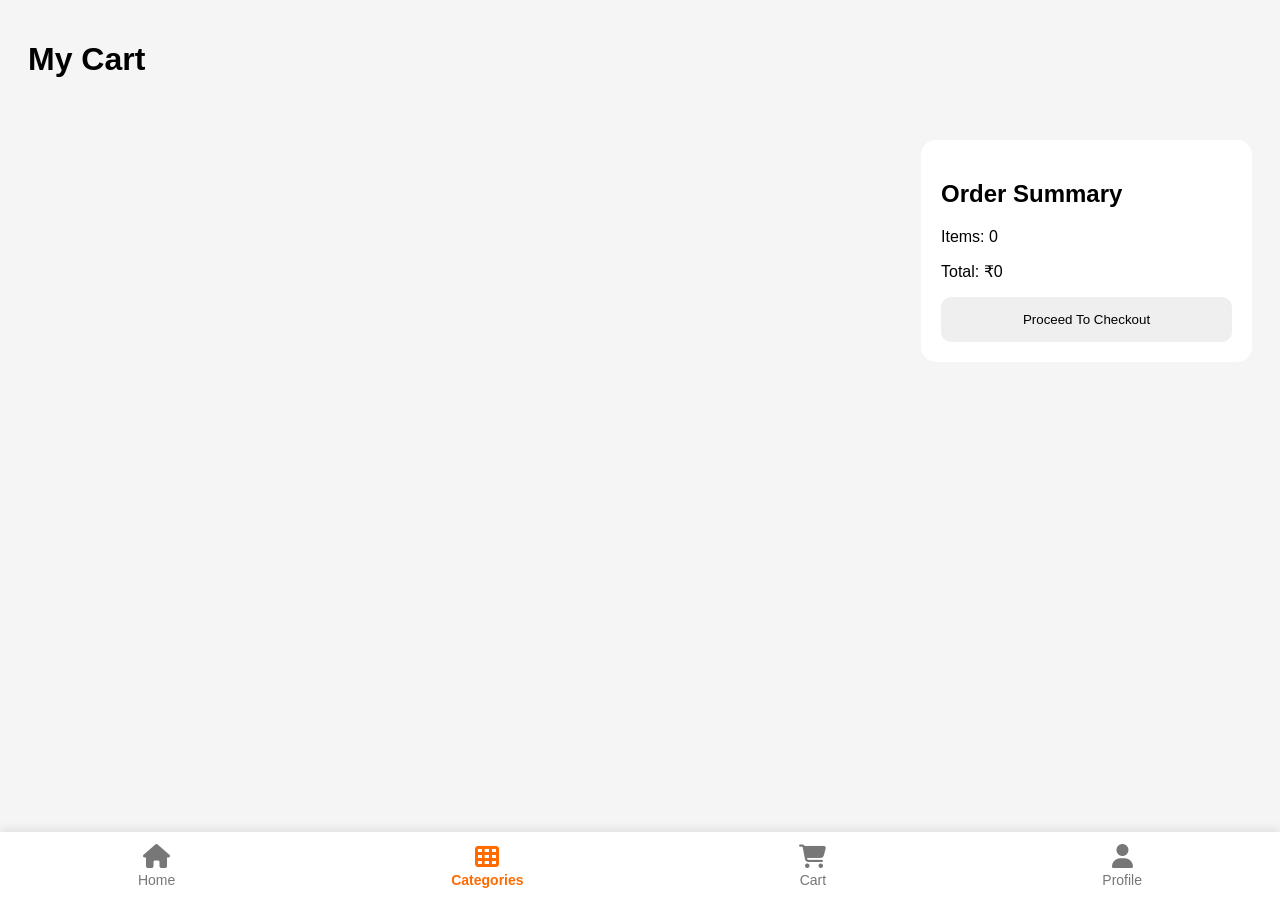
<file: cart.html>
<!DOCTYPE html>
<html>

<head>

    <title>My Cart</title>

    <link rel="stylesheet" href="cart.css">
<link rel="stylesheet" href="navbar.css">

<link rel="stylesheet"
href="https://cdnjs.cloudflare.com/ajax/libs/font-awesome/6.5.1/css/all.min.css">
</head>

<body>

    <h1 style="padding:20px;">
        My Cart
    </h1>

    <div class="cart-page">

        <div id="cartItems" class="cart-items">

        </div>

        <div class="order-summary">

            <h2>Order Summary</h2>

            <p>
                Items:
                <span id="totalItems">0</span>
            </p>

            <p>
                Total:
                ₹<span id="grandTotal">0</span>
            </p>

            <button class="checkout-btn">
                Proceed To Checkout
            </button>

        </div>

    </div>

     </div>
    <div class="bottom-nav">

    <div class="nav-item"
    onclick="window.location.href='home.html'">

        <i class="fa-solid fa-house"></i>

        <p>Home</p>

    </div>

    <div class="nav-item active"
    onclick="window.location.href='categories.html'">

        <i class="fa-solid fa-table-cells"></i>

        <p>Categories</p>

    </div>

    <div class="nav-item"
    onclick="window.location.href='cart.html'">

        <i class="fa-solid fa-cart-shopping"></i>

        <p>Cart</p>

    </div>

    <div class="nav-item"
    onclick="window.location.href='profile.html'">

        <i class="fa-solid fa-user"></i>

        <p>Profile</p>

    </div>

</div>
    

    <script src="cart.js"></script>

</body>

</html>
</file>
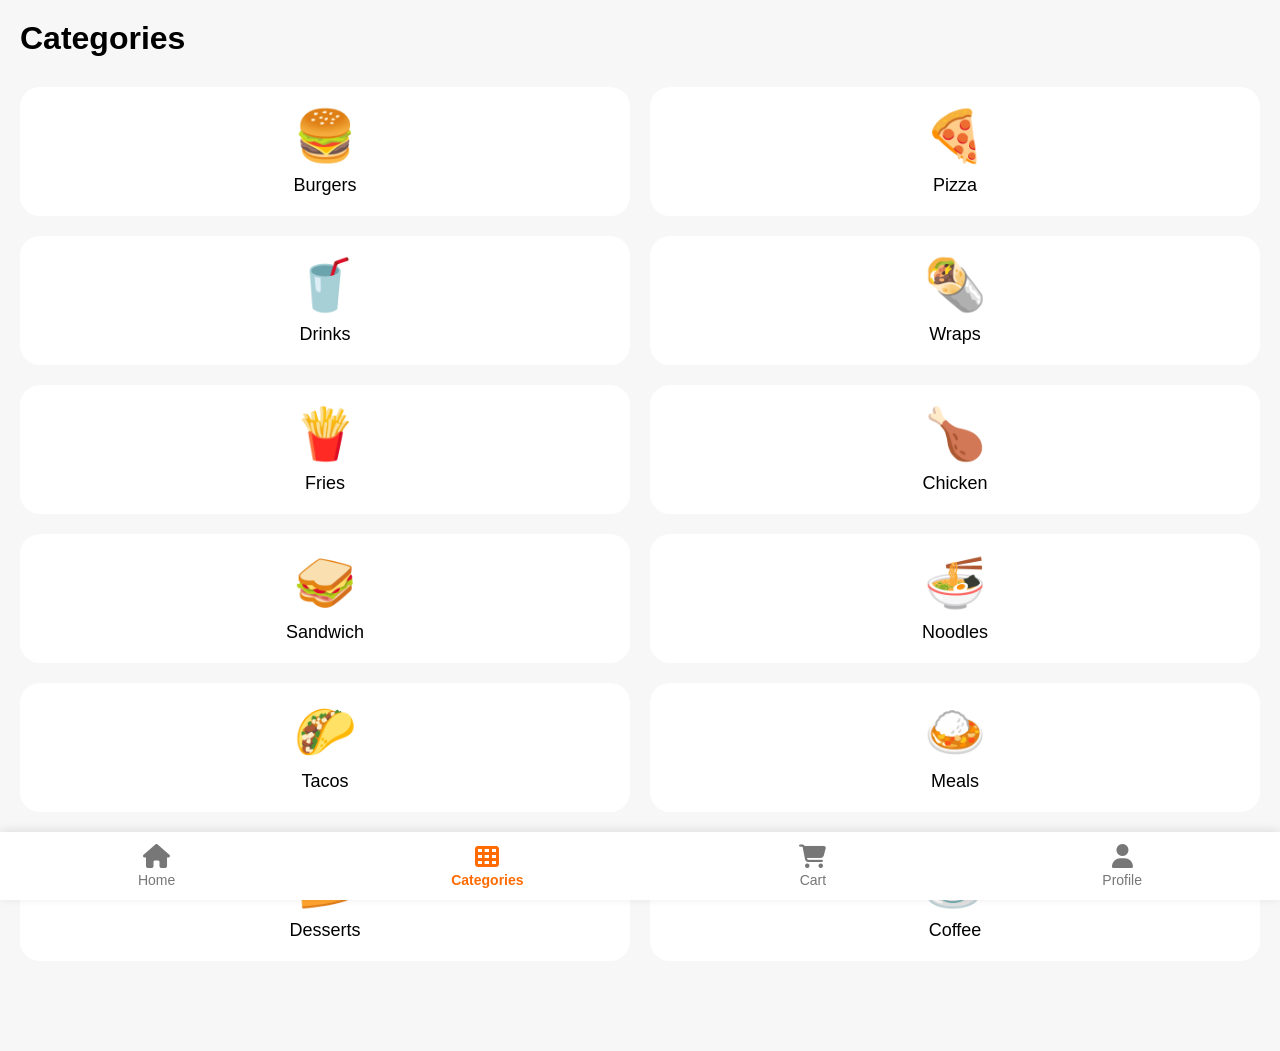
<file: categories.html>
<!DOCTYPE html>
<html lang="en">
<head>
    <meta charset="UTF-8">
    <meta name="viewport" content="width=device-width, initial-scale=1.0">
    <title>Categories</title>

    <link rel="stylesheet" href="home.css">

    <style>

        .grid{
            display:grid;
            grid-template-columns:repeat(2,1fr);
            gap:20px;
            margin-top:30px;
        }

        .grid-card{
            background:white;
            padding:20px;
            border-radius:20px;
            text-align:center;
            font-size:50px;
        }

        .grid-card p{
            margin-top:10px;
            font-size:18px;
        }

    </style>
    <link rel="stylesheet" href="navbar.css">

<link rel="stylesheet"
href="https://cdnjs.cloudflare.com/ajax/libs/font-awesome/6.5.1/css/all.min.css">
</head>

<body>

    <h1>Categories</h1>

    

    <div class="grid">

        <div class="grid-card">
    🍔
    <p>Burgers</p>
</div>

<div class="grid-card">
    🍕
    <p>Pizza</p>
</div>

<div class="grid-card">
    🥤
    <p>Drinks</p>
</div>

<div class="grid-card">
    🌯
    <p>Wraps</p>
</div>

<div class="grid-card">
    🍟
    <p>Fries</p>
</div>

<div class="grid-card">
    🍗
    <p>Chicken</p>
</div>

<div class="grid-card">
    🥪
    <p>Sandwich</p>
</div>

<div class="grid-card">
    🍜
    <p>Noodles</p>
</div>

<div class="grid-card">
    🌮
    <p>Tacos</p>
</div>

<div class="grid-card">
    🍛
    <p>Meals</p>
</div>

<div class="grid-card">
    🍰
    <p>Desserts</p>
</div>

<div class="grid-card">
    ☕
    <p>Coffee</p>
</div>


    </div>
    <div class="bottom-nav">

    <div class="nav-item"
    onclick="window.location.href='home.html'">

        <i class="fa-solid fa-house"></i>

        <p>Home</p>

    </div>

    <div class="nav-item active"
    onclick="window.location.href='categories.html'">

        <i class="fa-solid fa-table-cells"></i>

        <p>Categories</p>

    </div>

    <div class="nav-item"
    onclick="window.location.href='cart.html'">

        <i class="fa-solid fa-cart-shopping"></i>

        <p>Cart</p>

    </div>

    <div class="nav-item"
    onclick="window.location.href='profile.html'">

        <i class="fa-solid fa-user"></i>

        <p>Profile</p>

    </div>

</div>
    


</script>
</body>
</html>
</file>
<file: cart.css>
body{
    font-family:Arial;
    background:#f5f5f5;
}

.cart-page{
    display:flex;
    gap:20px;
    padding:20px;
}

.cart-items{
    flex:3;
}

.order-summary{
    flex:1;
    background:white;
    padding:20px;
    border-radius:15px;
}

.cart-card{
    background:white;
    padding:15px;
    margin-bottom:15px;
    border-radius:15px;

    display:flex;
    align-items:center;
    gap:20px;
}

.cart-card img{
    width:80px;
    height:80px;
    object-fit:contain;
}

.checkout-btn{
    width:100%;
    padding:15px;
    border:none;
    border-radius:10px;
    cursor:pointer;
}
.remove-btn{
    background:#ff4d4d;
    color:white;
    border:none;
    padding:8px 14px;
    border-radius:8px;
    cursor:pointer;
    font-weight:bold;
}

.remove-btn:hover{
    opacity:0.9;
}
</file>
<file: navbar.css>
/* FIXED BOTTOM NAVBAR */

.bottom-nav{
    position:fixed;
    bottom:0;
    left:0;
    width:100%;
    background:#ffffff;

    display:flex;
    justify-content:space-around;
    align-items:center;

    padding:12px 0;

    box-shadow:0 -2px 10px rgba(0,0,0,0.1);

    z-index:1000;
}

.nav-item{
    display:flex;
    flex-direction:column;
    align-items:center;
    justify-content:center;

    cursor:pointer;

    color:#777;
    font-size:14px;

    transition:0.3s;
}

.nav-item i{
    font-size:24px;
    margin-bottom:4px;
}

.nav-item p{
    margin:0;
    font-size:14px;
}

.nav-item.active{
    color:#ff6b00;
    font-weight:600;
}

.nav-item:hover{
    color:#ff6b00;
}

/* Prevent content from hiding behind navbar */

body{
    padding-bottom:90px;
}
</file>
<file: home.css>
*{
    margin:0;
    padding:0;
    box-sizing:border-box;
    font-family:Arial, Helvetica, sans-serif;
}

body{
    background:#f7f7f7;
    padding:20px;
    padding-bottom:100px;
}

/* TOP BAR */

.top-bar{
    display:flex;
    justify-content:space-between;
    align-items:center;
    margin-bottom:20px;
}

.top-bar h2{
    color:#ff6b00;
}

.icons i{
    font-size:20px;
    margin-left:15px;
}

/* SEARCH */

.search-box{
    background:white;
    padding:12px 15px;
    border-radius:15px;
    display:flex;
    align-items:center;
    margin-bottom:20px;
}

.search-box input{
    border:none;
    outline:none;
    margin-left:10px;
    width:100%;
}

/* BANNER */

.banner{
    background:#ff6b00;
    border-radius:20px;
    padding:20px;
    color:white;
    display:flex;
    justify-content:space-between;
    align-items:center;
    margin-bottom:25px;
}

.banner img{
    width:120px;
}

.banner button{
    margin-top:10px;
    padding:10px 18px;
    border:none;
    border-radius:20px;
    background:white;
    color:#ff6b00;
    font-weight:bold;
}

/* TITLES */

.section-title{
    margin-bottom:15px;
}

.section-header{
    display:flex;
    justify-content:space-between;
    margin:20px 0 15px;
}

.section-header a{
    text-decoration:none;
    color:#ff6b00;
}

/* CROWD */

.crowd-container{
    display:flex;
    gap:10px;
}

.crowd-card{
    flex:1;
    padding:15px;
    border-radius:15px;
    color:white;
}

.high{
    background:#ff4d4d;
}

.medium{
    background:#ffaa00;
}

.low{
    background:#1bbf5f;
}

/* CATEGORIES */

.categories{
    display:flex;
    gap:12px;
    overflow-x:auto;
}

.category{
    background:white;
    padding:15px;
    border-radius:15px;
    min-width:90px;
    text-align:center;
    font-size:30px;
}

.category p{
    font-size:14px;
    margin-top:8px;
}

/* MEAL CARD */

.meal-card{
    background:white;
    border-radius:20px;
    padding:15px;
    display:flex;
    align-items:center;
    gap:15px;
}

.meal-card img{
    width:120px;
}

.meal-info button{
    margin-top:10px;
    padding:10px 15px;
    border:none;
    border-radius:20px;
    background:#ff6b00;
    color:white;
}

/* BOTTOM NAV */
/* BOTTOM NAVIGATION */

.bottom-nav{

    position:fixed;

    bottom:0;

    left:0;

    width:100%;

    background:white;

    display:flex;

    justify-content:space-around;

    align-items:center;

    padding:14px 0;

    box-shadow:0 -4px 12px rgba(0,0,0,0.1);

    z-index:999;

}

.nav-item{

    text-align:center;

    cursor:pointer;

    color:#777;

    transition:0.3s;

}

.nav-item i{

    font-size:20px;

}

.nav-item p{

    font-size:12px;

    margin-top:4px;

}

.nav-item:hover{

    color:#ff6b00;

}

.nav-item.active{

    color:#ff6b00;

    font-weight:bold;

}
/* TOP VENDORS */

.chefs-container{
    display:flex;
    gap:20px;
    overflow-x:auto;
    padding-bottom:10px;
    margin-bottom:20px;
}

.chefs-container::-webkit-scrollbar{
    display:none;
}

.chef-card{
    text-align:center;
    min-width:90px;
}

.chef-card img{
    width:80px;
    height:80px;
    border-radius:50%;
    object-fit:cover;
    border:3px solid white;
    box-shadow:0 3px 8px rgba(0,0,0,0.15);
    transition:0.3s;
}

.chef-card img:hover{
    transform:scale(1.08);
}

.chef-card p{
    margin-top:8px;
    font-size:14px;
    font-weight:600;
    color:#333;
}
.popular-meals{
    display:flex;
    flex-direction:column;
    gap:15px;
    padding:0 15px 90px;
}
.category{
    cursor:pointer;
    transition:0.3s;
}
</file>
